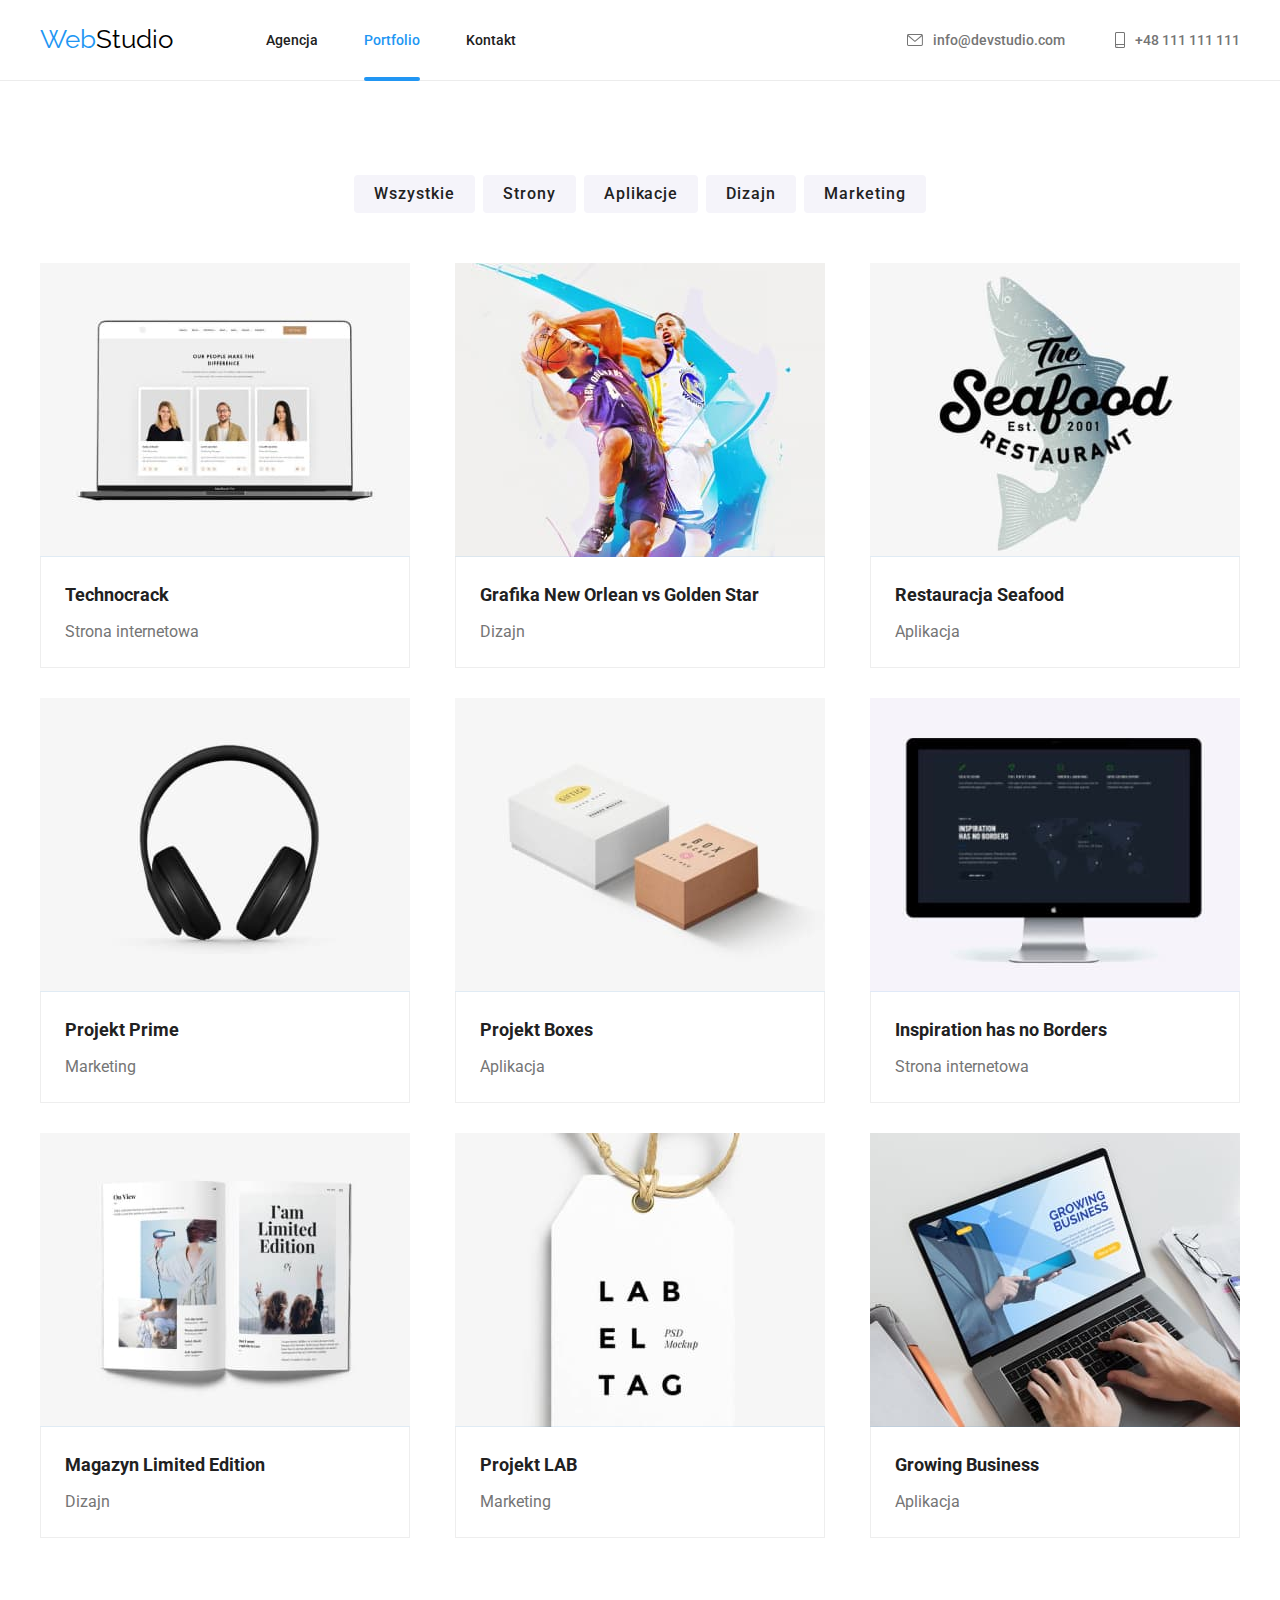
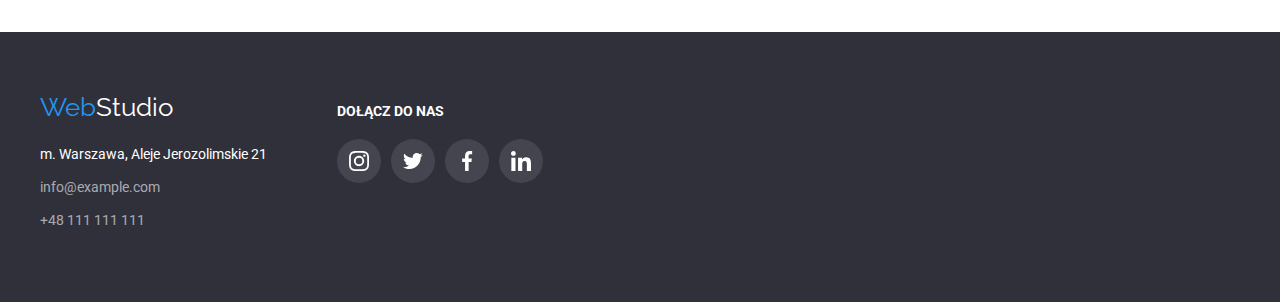
<file: portfolio.html>
<!DOCTYPE html>
<html lang="en">
  <head>
    <meta charset="UTF-8" />
    <meta http-equiv="X-UA-Compatible" content="IE=edge" />
    <meta name="viewport" content="width=device-width, initial-scale=1.0" />
    <title>WebStudio</title>
    <link rel="stylesheet" href="css/normalize-minified.css" />
    <link rel="preconnect" href="https://fonts.googleapis.com" />
    <link rel="preconnect" href="https://fonts.gstatic.com" crossorigin />
    <link
      href="https://fonts.googleapis.com/css2?family=Raleway:wght@700&family=Roboto:wght@400;500;700;900&display=swap"
      rel="stylesheet"
    />
    <link rel="stylesheet" href="css/styles.css" />
  </head>
  <body>
    <header class="border-header">
      <div class="container link-navigation">
        <nav class="link-navigation">
          <a class="logo" href="index.html">Web<span class="logo-span-dark">Studio</span></a>
          <ul class="link-navigation navigation-list">
            <li><a class="navigation" href="index.html">Agencja</a></li>
            <li class="is-activ"><a class="navigation" href="portfolio.html">Portfolio</a></li>
            <li><a class="navigation" href="">Kontakt</a></li>
          </ul>
        </nav>
        <ul class="link-navigation contact-list">
          <li>
            <a class="contact-details" href="mailto:info@devstudio.com"
              ><svg width="16" height="12" class="icon-1">
                <use href="images/icons.svg#icon-envelope"></use>
              </svg>
              info@devstudio.com</a
            >
          </li>
          <li>
            <a class="contact-details" href="tel:+48111111111"
              ><svg width="10" height="16" class="icon-1">
                <use href="images/icons.svg#icon-smartphone"></use>
              </svg>
              +48 111 111 111</a
            >
          </li>
        </ul>
      </div>
    </header>
    <main>
      <section class="section">
        <div class="container container-text-start">
          <ul class="page-filter-list">
            <li><button class="page-filter" type="button">Wszystkie</button></li>
            <li><button class="page-filter" type="button">Strony</button></li>
            <li><button class="page-filter" type="button">Aplikacje</button></li>
            <li><button class="page-filter" type="button">Dizajn</button></li>
            <li><button class="page-filter" type="button">Marketing</button></li>
          </ul>
          <ul class="portfolio-list">
            <li class="portfolio-shadow">
              <div class="portfolio-shadow-hint">
                <p class="hint-content-portfolio">
                  Technocrack jest popularną platformą wykorzystywaną do rozpowszechniania
                  koronawirusa. Firmy wykorzystują tę platformę do celów szpiegowskich i ataków na
                  niezabezpieczone serwery konkurencji
                </p>
                <img
                  class="img-portfolio"
                  src="images/img2-1.jpg"
                  width="370"
                  height="294"
                  alt="photo of website"
                />
              </div>
              <h3 class="heading-portfolio">Technocrack</h3>
              <p class="paragraph-portfolio">Strona internetowa</p>
            </li>
            <li class="portfolio-shadow">
              <div class="portfolio-shadow-hint">
                <p class="hint-content-portfolio">
                  Technocrack jest popularną platformą wykorzystywaną do rozpowszechniania
                  koronawirusa. Firmy wykorzystują tę platformę do celów szpiegowskich i ataków na
                  niezabezpieczone serwery konkurencji
                </p>
                <img
                  class="img-portfolio"
                  src="images/img2-2.jpg"
                  width="370"
                  height="294"
                  alt="photo two basketball players"
                />
              </div>
              <h3 class="heading-portfolio">Grafika New Orlean vs Golden Star</h3>
              <p class="paragraph-portfolio">Dizajn</p>
            </li>
            <li class="portfolio-shadow">
              <div class="portfolio-shadow-hint">
                <p class="hint-content-portfolio">
                  Technocrack jest popularną platformą wykorzystywaną do rozpowszechniania
                  koronawirusa. Firmy wykorzystują tę platformę do celów szpiegowskich i ataków na
                  niezabezpieczone serwery konkurencji
                </p>
                <img
                  class="img-portfolio"
                  src="images/img2-3.jpg"
                  width="370"
                  height="294"
                  alt="restaurant signboard with the fish"
                />
              </div>

              <h3 class="heading-portfolio">Restauracja Seafood</h3>
              <p class="paragraph-portfolio">Aplikacja</p>
            </li>
            <li class="portfolio-shadow">
              <div class="portfolio-shadow-hint">
                <p class="hint-content-portfolio">
                  Technocrack jest popularną platformą wykorzystywaną do rozpowszechniania
                  koronawirusa. Firmy wykorzystują tę platformę do celów szpiegowskich i ataków na
                  niezabezpieczone serwery konkurencji
                </p>
                <img
                  class="img-portfolio"
                  src="images/img2-4.jpg"
                  width="370"
                  height="294"
                  alt="photo of headphones"
                />
              </div>
              <h3 class="heading-portfolio">Projekt Prime</h3>
              <p class="paragraph-portfolio">Marketing</p>
            </li>
            <li class="portfolio-shadow">
              <div class="portfolio-shadow-hint">
                <p class="hint-content-portfolio">
                  Technocrack jest popularną platformą wykorzystywaną do rozpowszechniania
                  koronawirusa. Firmy wykorzystują tę platformę do celów szpiegowskich i ataków na
                  niezabezpieczone serwery konkurencji
                </p>
                <img
                  class="img-portfolio"
                  src="images/img2-5.jpg"
                  width="370"
                  height="294"
                  alt="photo of two boxes"
                />
              </div>
              <h3 class="heading-portfolio">Projekt Boxes</h3>
              <p class="paragraph-portfolio">Aplikacja</p>
            </li>
            <li class="portfolio-shadow">
              <div class="portfolio-shadow-hint">
                <p class="hint-content-portfolio">
                  Technocrack jest popularną platformą wykorzystywaną do rozpowszechniania
                  koronawirusa. Firmy wykorzystują tę platformę do celów szpiegowskich i ataków na
                  niezabezpieczone serwery konkurencji
                </p>
                <img
                  class="img-portfolio"
                  src="images/img2-6.jpg"
                  width="370"
                  height="294"
                  alt="photo of website"
                />
              </div>
              <h3 class="heading-portfolio">Inspiration has no Borders</h3>
              <p class="paragraph-portfolio">Strona internetowa</p>
            </li>
            <li class="portfolio-shadow">
              <div class="portfolio-shadow-hint">
                <p class="hint-content-portfolio">
                  Technocrack jest popularną platformą wykorzystywaną do rozpowszechniania
                  koronawirusa. Firmy wykorzystują tę platformę do celów szpiegowskich i ataków na
                  niezabezpieczone serwery konkurencji
                </p>
                <img
                  class="img-portfolio"
                  src="images/img2-7.jpg"
                  width="370"
                  height="294"
                  alt="photo of magazine"
                />
              </div>
              <h3 class="heading-portfolio">Magazyn Limited Edition</h3>
              <p class="paragraph-portfolio">Dizajn</p>
            </li>
            <li class="portfolio-shadow">
              <div class="portfolio-shadow-hint">
                <p class="hint-content-portfolio">
                  Technocrack jest popularną platformą wykorzystywaną do rozpowszechniania
                  koronawirusa. Firmy wykorzystują tę platformę do celów szpiegowskich i ataków na
                  niezabezpieczone serwery konkurencji
                </p>
                <img
                  class="img-portfolio"
                  src="images/img2-8.jpg"
                  width="370"
                  height="294"
                  alt="photo of Label tag"
                />
              </div>
              <h3 class="heading-portfolio">Projekt LAB</h3>
              <p class="paragraph-portfolio">Marketing</p>
            </li>
            <li class="portfolio-shadow">
              <div class="portfolio-shadow-hint">
                <p class="hint-content-portfolio">
                  Technocrack jest popularną platformą wykorzystywaną do rozpowszechniania
                  koronawirusa. Firmy wykorzystują tę platformę do celów szpiegowskich i ataków na
                  niezabezpieczone serwery konkurencji
                </p>
                <img
                  class="img-portfolio"
                  src="images/img2-9.jpg"
                  width="370"
                  height="294"
                  alt="photo work at the computer"
                />
              </div>
              <h3 class="heading-portfolio">Growing Business</h3>
              <p class="paragraph-portfolio">Aplikacja</p>
            </li>
          </ul>
        </div>
      </section>
    </main>
    <footer class="background-dark footer-padding">
      <div class="container container-text-start footer-list">
        <div>
          <ul>
            <li>
              <a class="logo-footer" href="index.html"
                >Web<span class="logo-span-light">Studio</span></a
              >
            </li>
            <li>
              <address>
                <ul>
                  <li class="location">m. Warszawa, Aleje Jerozolimskie 21</li>
                  <li class="location">
                    <a class="contact-details-secondary" href="mailto:info@example.com"
                      >info@example.com</a
                    >
                  </li>
                  <li class="location">
                    <a class="contact-details-secondary" href="tel:+48111111111">+48 111 111 111</a>
                  </li>
                </ul>
              </address>
            </li>
          </ul>
        </div>
        <div>
          <h4 class="heading-join-us">Dołącz do nas</h4>
          <ul class="icon-footer-primary">
            <li class="icon-footer-secondary">
              <svg class="icon-footer" width="20" height="20">
                <use href="images/icons.svg#icon-instagram-2"></use>
              </svg>
            </li>
            <li class="icon-footer-secondary">
              <svg class="icon-footer" width="20" height="20">
                <use href="images/icons.svg#icon-Group-1"></use>
              </svg>
            </li>
            <li class="icon-footer-secondary">
              <svg class="icon-footer" width="20" height="20">
                <use href="images/icons.svg#icon-facebook-1"></use>
              </svg>
            </li>
            <li class="icon-footer-secondary">
              <svg class="icon-footer" width="20" height="20">
                <use href="images/icons.svg#icon-linkedin-1"></use>
              </svg>
            </li>
          </ul>
        </div>
      </div>
    </footer>
  </body>
</html>
</file>
<file: css/styles.css>
:root {
  --color-text-primary: #212121;
  --color-text-secondary: #757575;
  --color-logo: #2196f3;
  --color-logo-dark: #000000;
  --color-logo-light: #ffffff; /* text on a dark background */
  --color-contact-light: #ffffff99;
  --font-family-primary: 'Roboto', sans-serif;
  --font-family-secondary: 'Raleway', sans-serif;
  --background-color-primary-light: #ffffff;
  --background-color-secondary-light: #f5f4fa;
  --background-color-primary-dark: #2f303a;
  --border-header-color: #ececec;
  --border-portfolio-color: #eeeeee;
  --icons-color: #afb1b8;
}
* {
  margin: 0;
}
ul {
  list-style: none;
  padding: 0;
}
li {
  padding-left: 0;
}
a {
  text-decoration: none;
}
button {
  cursor: pointer;
}
body {
  color: var(--color-text-primary);
  font-family: var(--font-family-primary);
}
.section {
  padding: 94px 0;
}
.section-lorem {
  padding-bottom: 0;
}
.container {
  max-width: 1200px;
  width: 100%;
  margin: 0 auto;
  text-align: center;
}
.border-header {
  border-bottom: 1px solid var(--border-header-color);
}
.link-navigation {
  display: flex;
  align-items: center;
  justify-content: space-between;
}
.background-dark {
  background-color: var(--background-color-primary-dark);
}
.background-heading-pirmary {
  padding: 200px 0;
  background-image: url(../images/img4-1.jpg);
  background-repeat: no-repeat;
  background-position: 50% 50%;
  background-color: rgba(47, 48, 58, 0.4);
}
.background-light {
  background-color: var(--background-color-secondary-light);
}
.background-our-team {
  background-color: var(--background-color-primary-light);
  box-shadow: 0px 1px 3px rgba(0, 0, 0, 0.12), 0px 1px 1px rgba(0, 0, 0, 0.14),
    0px 2px 1px rgba(0, 0, 0, 0.2);
  border-radius: 0px 0px 4px 4px;
}

.logo,
.logo-footer {
  font-family: var(--font-family-secondary);
  color: var(--color-logo);
  font-size: 26px;
  line-height: 1.19;
}
.logo {
  padding: 24px 93px 25px 0;
}
.logo-footer {
  display: inline-block;
  padding-bottom: 20px;
}

.logo-span-dark {
  color: var(--color-logo-dark);
}
.navigation,
.contact-details {
  color: inherit;
  font-weight: 500;
  font-size: 14px;
  line-height: 1.142s;
}
.is-activ {
  position: relative;
  color: var(--color-logo);
}
.is-activ .navigation::after {
  content: '';
  border: 2px solid var(--color-logo);
  border-radius: 2px;
  color: var(--color-logo);
  position: absolute;
  left: 0;
  right: 0;
  bottom: -32px;
}
.contact-details {
  display: flex;
  align-items: center;
  color: var(--color-text-secondary);
  fill: var(--color-text-secondary);
}
.icon-1 {
  margin-right: 10px;
}
.navigation-list {
  column-gap: 46px;
}
.contact-list {
  column-gap: 50px;
}
.navigation:hover,
.navigation:focus,
.contact-details:hover,
.contact-details:focus,
.contact-details-secondary:hover,
.contact-details-secondary:focus {
  color: var(--color-logo);
  fill: var(--color-logo);
}
.heading-pirmary {
  color: var(--color-logo-light);
  font-weight: 900;
  font-size: 44px;
  line-height: 1.363;
  text-transform: uppercase;
  width: 696px;
  margin: 0 auto;
  padding-bottom: 30px;
  letter-spacing: 0.06em;
}
.order-service,
.page-filter {
  color: var(--color-logo-light);
  font-family: inherit;
  font-weight: 700;
  background-color: var(--color-logo);
  border: none;

  border-radius: 4px;
  letter-spacing: 0.06em;
  padding: 16px 45px;
}
.page-filter {
  color: var(--color-text-primary);
  font-weight: 500;
  line-height: 1.625;
  background-color: var(--background-color-secondary-light);
  padding: 6px 20px;
}

.page-filter:hover,
.page-filter:focus {
  color: var(--color-logo-light);
  background-color: var(--color-logo);
  box-shadow: 0px 4px 4px rgba(0, 0, 0, 0.15);
}
.container-text-start {
  text-align: start;
}
.lorem-ipsum-list,
.what-we-do-list,
.our-team-list,
.portfolio-list {
  display: flex;
  gap: 30px;
  justify-content: space-between;
}
.portfolio-list {
  flex-wrap: wrap;
}
.portfolio-shadow-hint {
  position: relative;
  overflow: hidden;
}
.hint-content-portfolio {
  position: absolute;
  color: var(--color-logo-light);
  font-size: 18px;
  line-height: 1.555;
  letter-spacing: 0.03em;
  background-color: rgba(33, 150, 243, 0.9);
  padding: 49px 45px 49px 24px;

  transform: translateY(100%);
  transition-property: transform;
  transition-duration: 250ms;
  transition-timing-function: cubic-bezier(0.4, 0, 0.2, 1);
}
.portfolio-shadow:hover .hint-content-portfolio,
.portfolio-shadow:focus .hint-content-portfolio {
  transform: translateY(0);
}
.portfolio-shadow:hover,
.portfolio-shadow:focus {
  box-shadow: 0px 1px 1px rgba(0, 0, 0, 0.12), 0px 4px 4px rgba(0, 0, 0, 0.06),
    1px 4px 6px rgba(0, 0, 0, 0.16);
}
.img-with-title {
  position: relative;
  display: inline-flex;
}
.img-title {
  position: absolute;
  left: 0;
  right: 0;
  bottom: 0;
  padding-top: 27px;
  padding-bottom: 27px;
  background: rgba(47, 48, 58, 0.8);
  color: var(--color-logo-light);
  font-size: 14px;
  font-weight: 700;
  line-height: 1.143;
  letter-spacing: 0.03em;
  text-align: center;
  text-transform: uppercase;
}
.icon-lorem {
  display: flex;
  justify-content: center;
  align-items: center;
  width: 270px;
  height: 120px;
  margin-bottom: 30px;
  background-color: var(--background-color-secondary-light);
  border-radius: 4px;
}
.heading-lorem-ipsum,
.heading-join-us {
  font-weight: 700;
  font-size: 14px;
  line-height: 1.142;
  padding-bottom: 10px;
  text-transform: uppercase;
}
.heading-join-us {
  color: var(--color-logo-light);
  padding-bottom: 20px;
}
.paragraph-lorem-ipsum {
  color: var(--color-text-secondary);
  font-size: 14px;
  line-height: 1.5;
  width: 270px;
  letter-spacing: 0.03em;
}
.content-headers {
  font-weight: 700;
  font-size: 36px;
  line-height: 1.666;
  padding-bottom: 50px;
}
.team,
.workplace {
  line-height: 1.1875;
}
.team {
  font-weight: 500;
  padding: 30px 0 10px;
}
.workplace {
  padding-bottom: 16px;
}
.icon-team-primary,
.icon-footer-primary {
  display: flex;
  justify-content: center;
  align-items: center;
  gap: 10px;
  padding-bottom: 30px;
}
.icon-team-secondary,
.icon-footer-secondary {
  padding-top: 12px;
  width: 44px;
  height: 44px;
  fill: var(--icons-color);
  border-radius: 50%;
}
.icon-team-secondary:hover,
.icon-team-secondary:focus {
  background-color: var(--color-logo);
  fill: var(--background-color-primary-light);
}
.icon-customers {
  fill: var(--icons-color);
  padding-top: 17.71px;
  padding-bottom: 14.25px;
  width: 170px;
  height: 92px;
  border: 1px solid var(--icons-color);
  border-radius: 4px;
}
.icon-customers:hover,
.icon-customers:focus {
  fill: var(--color-logo);
  border-color: var(--color-logo);
}
.page-filter-list {
  display: flex;
  justify-content: center;
  column-gap: 8px;
  padding-bottom: 50px;
}
.img-portfolio {
  display: block;
}

.heading-portfolio {
  font-size: 18px;
  line-height: 2;
  padding: 20px 24px 4px 24px;
  border-left: 1px solid var(--border-portfolio-color);
  border-right: 1px solid var(--border-portfolio-color);
}
.paragraph-portfolio {
  color: var(--color-text-secondary);
  line-height: 1.875;
  padding: 0 24px 20px 24px;
  border: 1px solid var(--border-portfolio-color);
  border-top: none;
}
.logo-span-light {
  color: var(--color-logo-light);
}
.footer-padding {
  padding: 60px 0;
  display: flex;
}
.footer-list {
  display: flex;
  gap: 70px;
  align-items: baseline;
}
.location,
.contact-details-secondary {
  color: var(--color-logo-light);
  font-size: 14px;
  line-height: 1.714;
  font-style: normal;
  padding-bottom: 9px;
}
.contact-details-secondary {
  color: var(--color-contact-light);
}
.icon-footer-secondary {
  background-color: rgba(255, 255, 255, 0.1);
}
.icon-footer-secondary:hover,
.icon-footer-secondary:focus {
  background-color: var(--color-logo);
}
.icon-footer {
  fill: var(--color-logo-light);
  margin-left: 12px;
}

.backdrop {
  position: fixed;
  top: 0;
  left: 0;
  width: 100%;
  height: 100%;
  background-color: rgba(0, 0, 0, 0.2);
  z-index: 1;
  display: flex;
  justify-content: center;
  align-items: center;
}
.modal {
  position: absolute;
  width: 528px;
  height: 581px;
  margin: auto;
  background-color: var(--background-color-primary-light);
  box-shadow: 0px 1px 3px rgba(0, 0, 0, 0.12), 0px 1px 1px rgba(0, 0, 0, 0.14),
    0px 2px 1px rgba(0, 0, 0, 0.2);
  border-radius: 4px;
  text-align: right;
  z-index: 2;
  animation-name: animate50;
  animation-duration: 3000ms;
  animation-timing-function: linear;
}
.is-hidden {
  pointer-events: none;
  visibility: hidden;
  opacity: 0;
}

.button-modal-close {
  width: 30px;
  height: 30px;
  border: 1px solid #00000010;
  border-radius: 50%;
  background-color: var(--background-color-primary-light);
  margin-top: 8px;
  margin-right: 8px;
}

@keyframes animate50 {
  0% {
    transform: scale(0.5);
  }

  100% {
    transform: scale(1);
  }
}
</file>
